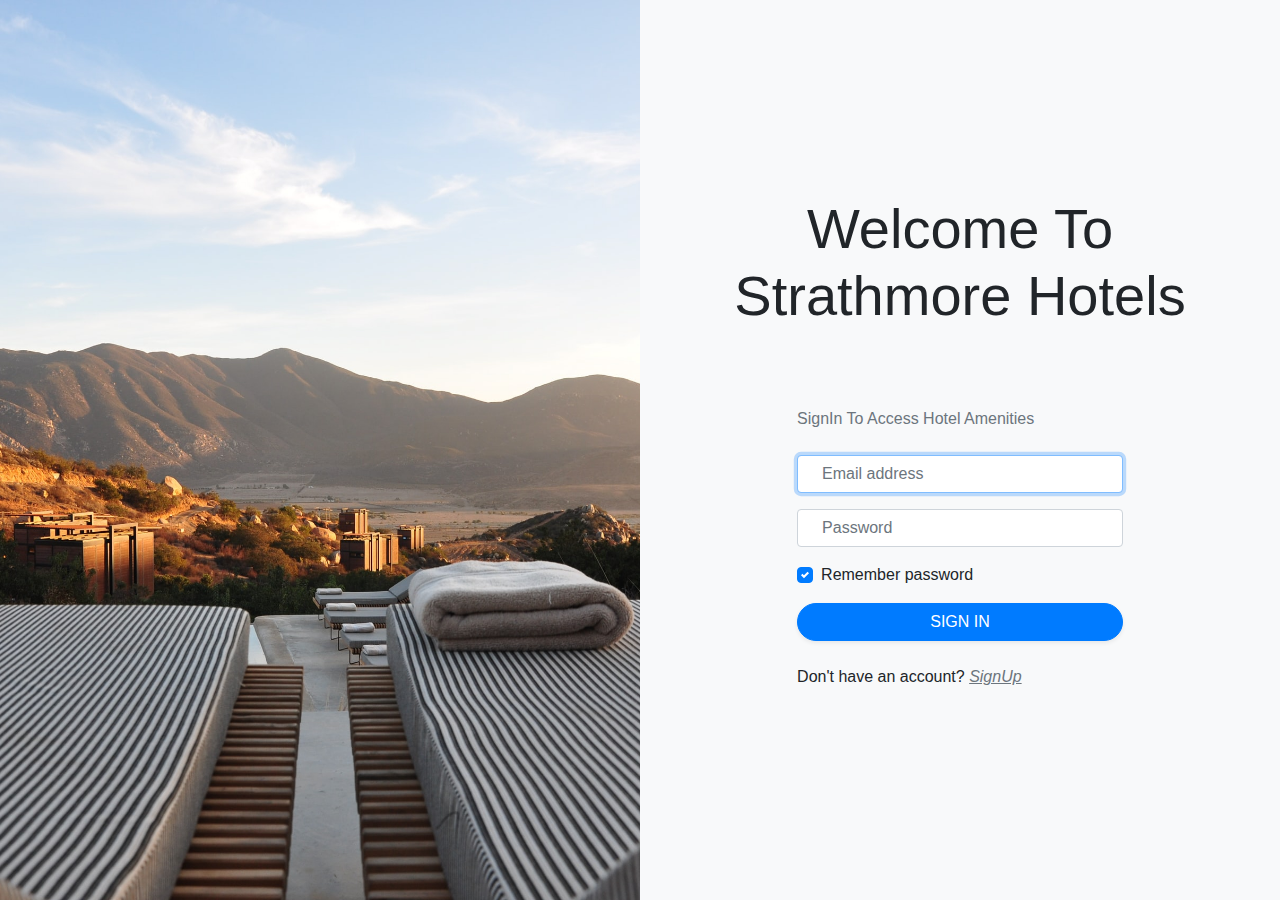
<file: web/index.html>
<!doctype html>
<html lang="en">
  <head>
    <!-- Required meta tags -->
    <meta charset="utf-8">
    <meta name="viewport" content="width=device-width, initial-scale=1, shrink-to-fit=no">

    <!-- Bootstrap CSS -->
    <link rel="stylesheet" href="https://stackpath.bootstrapcdn.com/bootstrap/4.3.1/css/bootstrap.min.css" integrity="sha384-ggOyR0iXCbMQv3Xipma34MD+dH/1fQ784/j6cY/iJTQUOhcWr7x9JvoRxT2MZw1T" crossorigin="anonymous">
    <link href="css/index.css" rel="stylesheet">

    <title>Class Assignment!</title>
  </head>
  <body>
    
    <div class="container-fluid">
        <div class="row no-gutter">
            <!-- The image half   -->
            <div class="col-md-6 d-none d-md-flex bg-image"></div>
    
    
            <!-- The content half -->
            <div class="col-md-6 bg-light">
                <div class="login d-flex align-items-center py-5">
    
                    <div class="container">
                        <div class="col-12 htitle"><h3 class="display-4">Welcome To Strathmore Hotels</h3></div>
                        <div class="row">
                            <div class="col-lg-10 col-xl-7 mx-auto">
                                
                                <p class="text-muted mb-4">SignIn To Access Hotel Amenities</p>
                                <form id="loginform">
                                    <div class="form-group mb-3">
                                        <input id="inputEmail" type="email" placeholder="Email address" required="" autofocus="" class="form-control px-4">
                                    </div>
                                    <div class="form-group mb-3">
                                        <input id="inputPassword" type="password" placeholder="Password" required="" class="form-control  px-4 text-primary">
                                    </div>
                                    <div class="custom-control custom-checkbox mb-3">
                                        <input id="customCheck1" type="checkbox" checked class="custom-control-input">
                                        <label for="customCheck1" class="custom-control-label">Remember password</label>
                                    </div>
                                    <button type="submit" id="loginbtn"class="btn btn-primary btn-block text-uppercase mb-2 rounded-pill shadow-sm">Sign in</button>



                                    <div class="text-center d-flex justify-content-between mt-4"><p id="btnsignup">Don't have an account?  <a href="#" class="font-italic text-muted"> 
                                        <u>SignUp</u></a></p></div>
                                       
                                    
                                       <input type = "hidden" name = "hdnemail" id = "hdnemail" value="">
                                      <input type = "hidden" name = "hdnpassword" id = "hdnpassword" value="">

                                    
                                </form>
                            </div>
                        </div>
                    </div><!-- End -->
    
                </div>
            </div><!-- End -->
    
        </div>
    </div>
    




    <!-- Optional JavaScript -->
    <!-- jQuery first, then Popper.js, then Bootstrap JS -->
    <script src="https://code.jquery.com/jquery-3.3.1.slim.min.js" integrity="sha384-q8i/X+965DzO0rT7abK41JStQIAqVgRVzpbzo5smXKp4YfRvH+8abtTE1Pi6jizo" crossorigin="anonymous"></script>
    <script src="https://cdnjs.cloudflare.com/ajax/libs/popper.js/1.14.7/umd/popper.min.js" integrity="sha384-UO2eT0CpHqdSJQ6hJty5KVphtPhzWj9WO1clHTMGa3JDZwrnQq4sF86dIHNDz0W1" crossorigin="anonymous"></script>
    <script src="https://stackpath.bootstrapcdn.com/bootstrap/4.3.1/js/bootstrap.min.js" integrity="sha384-JjSmVgyd0p3pXB1rRibZUAYoIIy6OrQ6VrjIEaFf/nJGzIxFDsf4x0xIM+B07jRM" crossorigin="anonymous"></script>


    <script>
        /*varribales to send to the next page*/$

        var email = $("#inputEmail").val();
        var password = $("#inputPassword").val();



        $('#hdnemail').val(email);
        $('#hdnpassword').val(password);




        $( "#loginbtn" ).click(function() {

            $('#loginform').attr('action', 'profilepage.html'); $( "#loginform" ).submit();

        });


        $( "#btnsignup" ).click(function() {

            $('#loginform').attr('action', 'signup.html'); $( "#loginform" ).submit();

        });






    </script>




  </body>
</html>
</file>
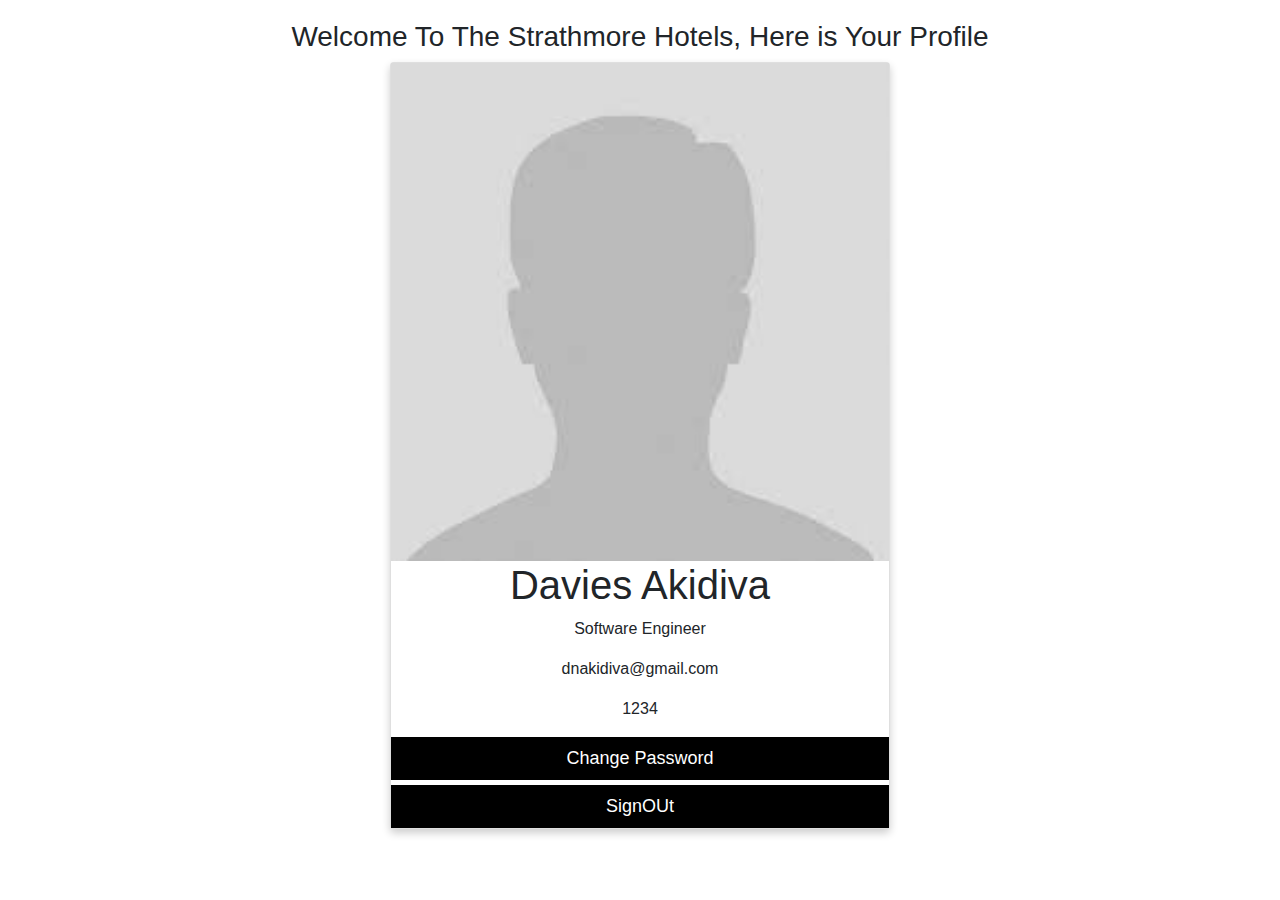
<file: web/profilepage.html>
<!doctype html>
<html lang="en">
  <head>
    <!-- Required meta tags -->
    <meta charset="utf-8">
    <meta name="viewport" content="width=device-width, initial-scale=1, shrink-to-fit=no">

    <!-- Bootstrap CSS -->
    <link rel="stylesheet" href="https://stackpath.bootstrapcdn.com/bootstrap/4.3.1/css/bootstrap.min.css" integrity="sha384-ggOyR0iXCbMQv3Xipma34MD+dH/1fQ784/j6cY/iJTQUOhcWr7x9JvoRxT2MZw1T" crossorigin="anonymous">
    <link href="css/index.css" rel="stylesheet">

    <title>Class Assignment!</title>
  </head>
  <body>
    
    <div class="container-fluid">
        <div class="row no-gutter">
            <!-- The image half   -->
            <div class="col-8 mx-auto">
              <div class="prfhdr">
                <h3 style="text-align: center;">Welcome To The Strathmore Hotels, Here is Your Profile</h3>
              </div>


              <div class="card">
                <img src="image/avatar.jpeg" alt="John"  style="width:100%; height: 50%;">
                <h1 id="name">Davies Akidiva</h1>
                <p id="title">Software Engineer</p>
                <p id="email">dnakidiva@gmail.com</p>
                <p id="passwrord">1234</p>
               <button>Change Password</button>
               <button id="lgtbtn"style="margin: 5px 0px 0px 0px;">SignOUt</button>


              </div>


            </div>

            <form id="signout">


            </form>
    

        </div>
    </div>
    




    <!-- Optional JavaScript -->
    <!-- jQuery first, then Popper.js, then Bootstrap JS -->
    <script src="https://code.jquery.com/jquery-3.3.1.slim.min.js" integrity="sha384-q8i/X+965DzO0rT7abK41JStQIAqVgRVzpbzo5smXKp4YfRvH+8abtTE1Pi6jizo" crossorigin="anonymous"></script>
    <script src="https://cdnjs.cloudflare.com/ajax/libs/popper.js/1.14.7/umd/popper.min.js" integrity="sha384-UO2eT0CpHqdSJQ6hJty5KVphtPhzWj9WO1clHTMGa3JDZwrnQq4sF86dIHNDz0W1" crossorigin="anonymous"></script>
    <script src="https://stackpath.bootstrapcdn.com/bootstrap/4.3.1/js/bootstrap.min.js" integrity="sha384-JjSmVgyd0p3pXB1rRibZUAYoIIy6OrQ6VrjIEaFf/nJGzIxFDsf4x0xIM+B07jRM" crossorigin="anonymous"></script>


    <script>
        /*varribales to send to the next page*/$

        var name = $("#inputEmail").val();
        var password = $("#inputPassword").val();




        $( "#lgtbtn" ).click(function() {

          $('#signout').attr('action', 'index.html'); $( "#signout" ).submit();

        });





    </script>




  </body>
</html>
</file>
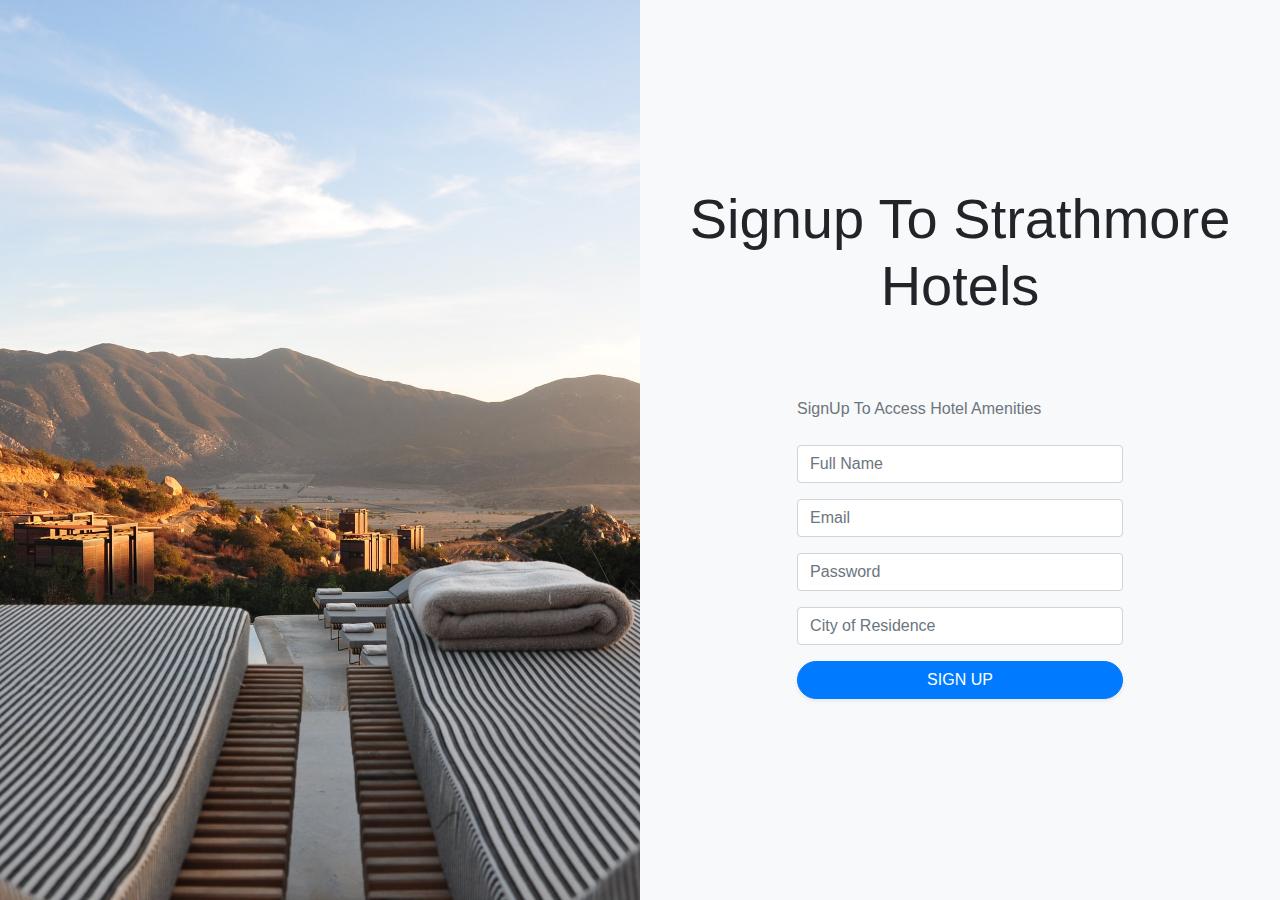
<file: web/signup.html>
<!doctype html>
<html lang="en">
  <head>
    <!-- Required meta tags -->
    <meta charset="utf-8">
    <meta name="viewport" content="width=device-width, initial-scale=1, shrink-to-fit=no">

    <!-- Bootstrap CSS -->
    <link rel="stylesheet" href="https://stackpath.bootstrapcdn.com/bootstrap/4.3.1/css/bootstrap.min.css" integrity="sha384-ggOyR0iXCbMQv3Xipma34MD+dH/1fQ784/j6cY/iJTQUOhcWr7x9JvoRxT2MZw1T" crossorigin="anonymous">
    <link href="css/index.css" rel="stylesheet">

    <title>Class Assignment!</title>
  </head>
  <body>
    
    <div class="container-fluid">
        <div class="row no-gutter">
            <!-- The image half   -->
            <div class="col-md-6 d-none d-md-flex bg-image"></div>
    
    
            <!-- The content half -->
            <div class="col-md-6 bg-light">
                <div class="login d-flex align-items-center py-5">
    
                    <div class="container">
                        <div class="col-12 htitle"><h3 class="display-4">Signup To Strathmore Hotels</h3></div>
                        <div class="row">
                            <div class="col-lg-10 col-xl-7 mx-auto">
                                
                                <p class="text-muted mb-4">SignUp To Access Hotel Amenities</p>

                               <form id="fromsignup">
                                    <div class="form-icon">
                                        <span><i class="icon icon-user"></i></span>
                                    </div>
                                    <div class="form-group">
                                        <input type="text" class="form-control item" name="inputusername" id="inputusername" placeholder="Full Name">
                                    </div>
                                    <div class="form-group">
                                        <input type="text" class="form-control item"name="inputemail" id="inputemail" placeholder="Email">
                                    </div>
                                    <div class="form-group">
                                        <input type="password" class="form-control item" name="" id="password" placeholder="Password">
                                    </div>
                                    
                                    <div class="form-group">
                                        <input type="text" class="form-control item" name="inputcity" id="inputcity" placeholder="City of Residence">
                                    </div>
                                   
                                    <div class="form-group">
                                        <button type="submit" id="signupbtn"class="btn btn-primary btn-block text-uppercase mb-2 rounded-pill shadow-sm">Sign Up</button>
                                    </div>

                                    <input type = "hidden" name = "hdnemail" id = "hdnemail" value="">
                                    <input type = "hidden" name = "hdnpassword" id = "hdnpassword" value="">
                                    <input type = "hidden" name = "hdnusername" id = "hdnusername" value="">
                                    <input type = "hidden" name = "hdncity" id = "hdncity" value="">





                                </form>


                            </div>
                        </div>
                    </div><!-- End -->
    
                </div>
            </div><!-- End -->
    
        </div>
    </div>
    




    <!-- jQuery first, then Popper.js, then Bootstrap JS -->
    <script src="https://code.jquery.com/jquery-3.3.1.slim.min.js" integrity="sha384-q8i/X+965DzO0rT7abK41JStQIAqVgRVzpbzo5smXKp4YfRvH+8abtTE1Pi6jizo" crossorigin="anonymous"></script>
    <script src="https://cdnjs.cloudflare.com/ajax/libs/popper.js/1.14.7/umd/popper.min.js" integrity="sha384-UO2eT0CpHqdSJQ6hJty5KVphtPhzWj9WO1clHTMGa3JDZwrnQq4sF86dIHNDz0W1" crossorigin="anonymous"></script>
    <script src="https://stackpath.bootstrapcdn.com/bootstrap/4.3.1/js/bootstrap.min.js" integrity="sha384-JjSmVgyd0p3pXB1rRibZUAYoIIy6OrQ6VrjIEaFf/nJGzIxFDsf4x0xIM+B07jRM" crossorigin="anonymous"></script>


    <script>
        /*varribales to send to the next page*/$

        var email = $("#inputEmail").val();
        var password = $("#inputPassword").val();
        var city = $("#inputemail").val();
        var username = $("#inputPassword").val();


        $('#hdnemail').val(email);
        $('#hdnpassword').val(password);
        $('#hdnusername').val(username);
        $('#hdncity').val(city);




        $( "#signupbtn" ).click(function() {

            $('#fromsignup').attr('action', 'profilepage.html'); $( "#fromsignup" ).submit();

        });


       /* $( "#btnsignup" ).click(function() {

            $('#loginform').attr('action', 'signup.html'); $( "#loginform" ).submit();

        });*/






    </script>




  </body>
</html>
</file>
<file: web/css/index.css>
/*
*
* ==========================================
* CUSTOM UTIL CLASSES
* ==========================================
*
*/
.login,
.image {
  min-height: 100vh;
}



.htitle{
    text-align: center;
    padding:0px 0px 70px 0px ;
}

.bg-image {
    background:url(../image/hotel.jpg);  
  background-size: cover;
  background-position: center center;
}

.prfhdr h3 {
  padding: 20px 0px 0px 0px;
}

.card {
  box-shadow: 0 4px 8px 0 rgba(0, 0, 0, 0.2);
  max-width: 500px;
  margin: auto;
  text-align: center;
  font-family: arial;
}

button {
  border: none;
  outline: 0;
  display: inline-block;
  padding: 8px;
  color: white;
  background-color: #000;
  text-align: center;
  cursor: pointer;
  width: 100%;
  font-size: 18px;
}
</file>
